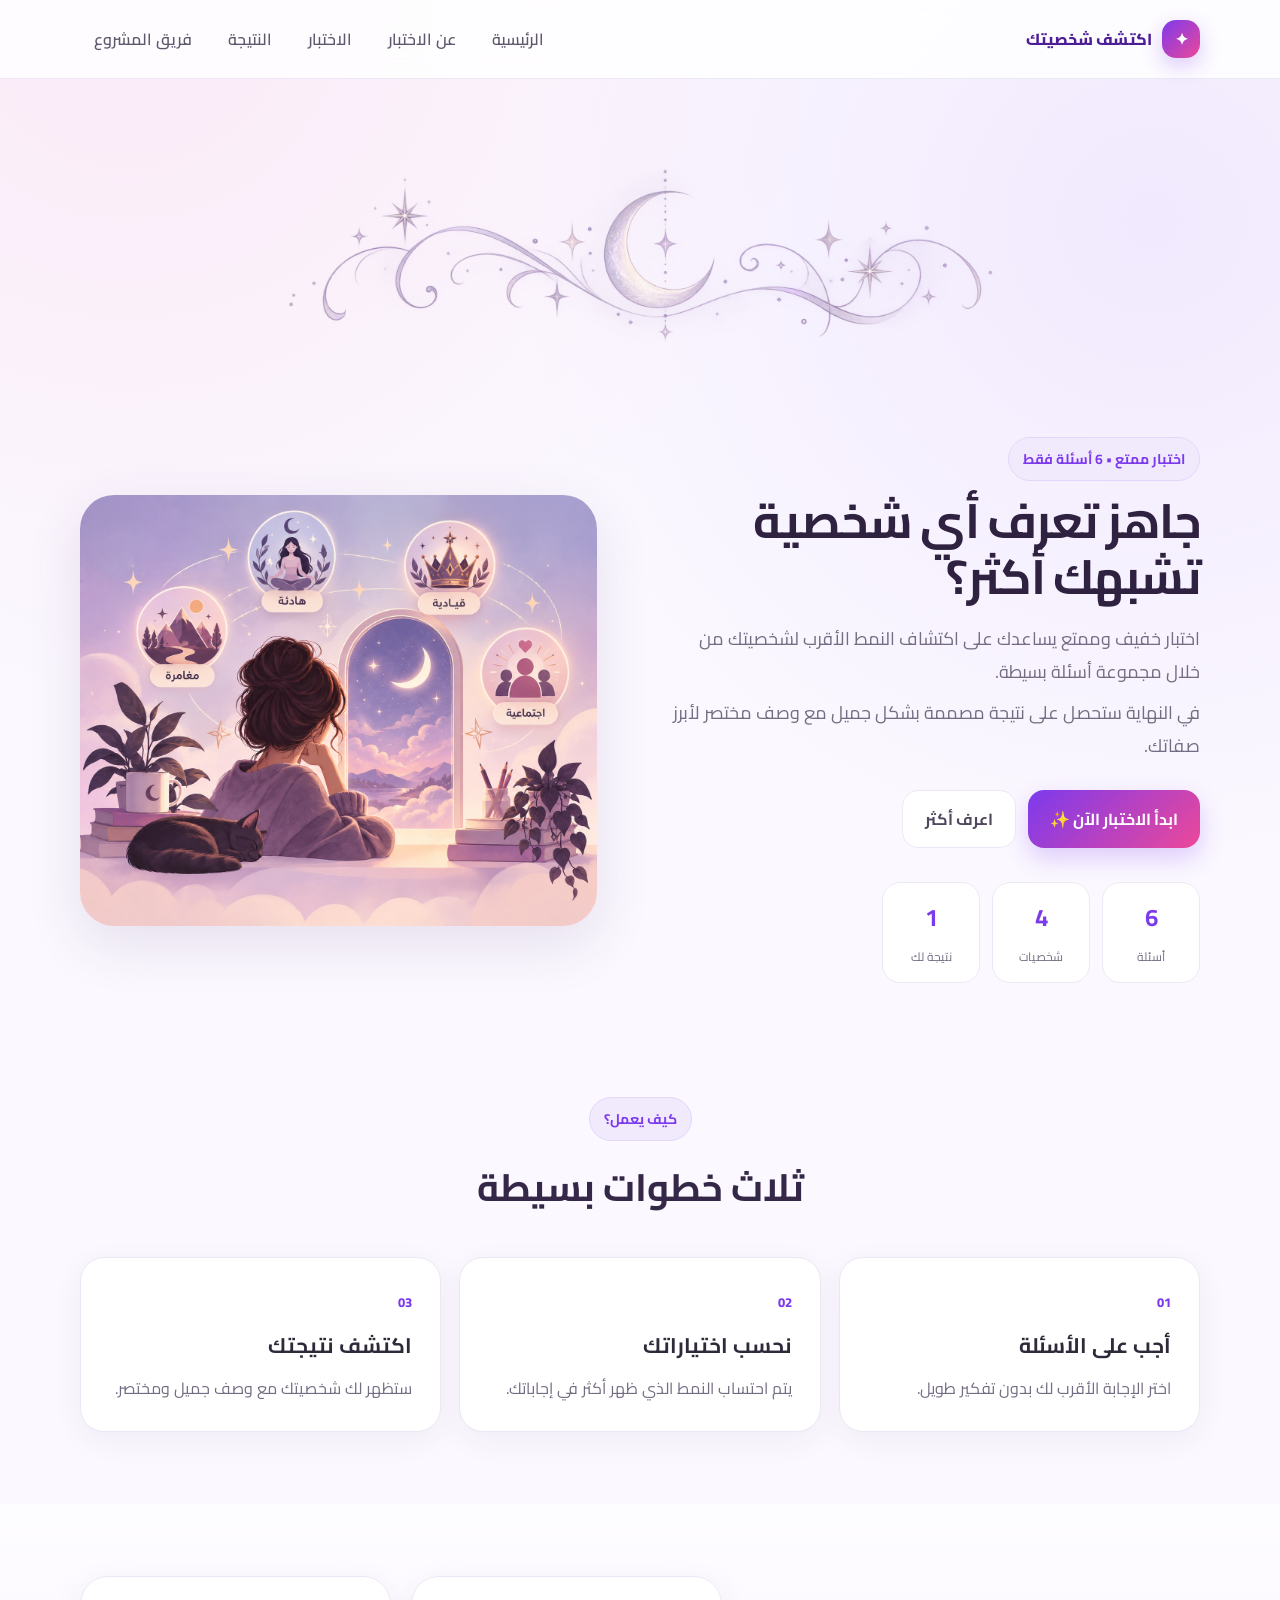
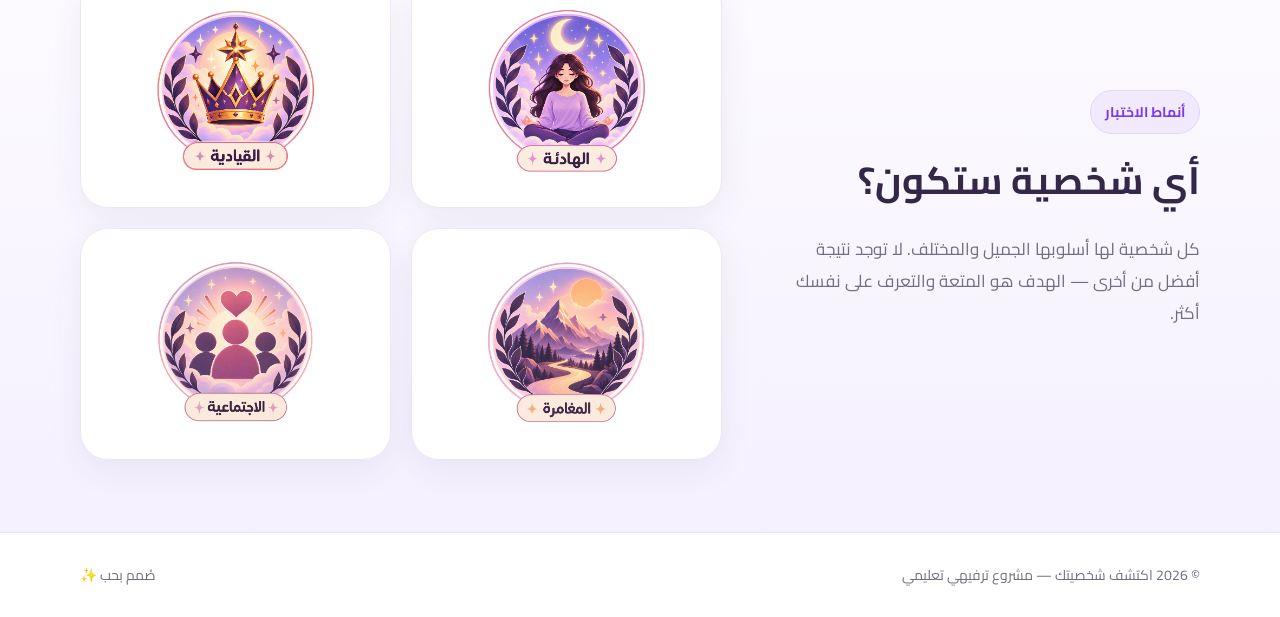
<file: index.html>
<!DOCTYPE html>
<html lang="ar" dir="rtl">
<head>
  <meta charset="UTF-8">
  <meta name="viewport" content="width=device-width, initial-scale=1.0">
  <title>اكتشف شخصيتك | الرئيسية</title>
  <link rel="stylesheet" href="style.css">
</head>
<body>

<header class="site-header">
  <div class="container nav-wrap">
    <a class="brand" href="index.html">
      <span class="brand-mark">✦</span>
      <span>اكتشف شخصيتك</span>
    </a>
    <button class="menu-toggle" aria-label="فتح القائمة">☰</button>
    <nav class="nav-links">
      <a href="index.html">الرئيسية</a>
      <a href="about.html">عن الاختبار</a>
      <a href="quiz.html">الاختبار</a>
      <a href="result.html">النتيجة</a>
      <a href="contact.html"> فريق المشروع</a>
    </nav>
  </div>
</header>

<main>
   
  <main>

    <div class="top-decoration">
        <img src="images/celestial.png"
             alt="زخرفة القمر والنجوم">
    </div>

    <section class="hero-section">
     
    <div class="container hero-grid">
      <div class="hero-copy reveal">
        <span class="eyebrow">اختبار ممتع • 6 أسئلة فقط</span>
        <h1>جاهز تعرف أي شخصية تشبهك أكثر؟</h1>
      
        <p>اختبار خفيف وممتع يساعدك على اكتشاف النمط الأقرب لشخصيتك من خلال مجموعة أسئلة بسيطة.</p>
        <p>في النهاية ستحصل على نتيجة مصممة بشكل جميل مع وصف مختصر لأبرز صفاتك.</p>
        <div class="hero-actions">
          <a class="btn btn-primary" href="quiz.html">ابدأ الاختبار الآن ✨</a>
          <a class="btn btn-ghost" href="about.html">اعرف أكثر</a>
        </div>
        <div class="mini-stats">
          <div><strong>6</strong><span>أسئلة</span></div>
          <div><strong>4</strong><span>شخصيات</span></div>
          <div><strong>1</strong><span>نتيجة لك</span></div>
        </div>
      </div>

     <div class="hero-art reveal delay-1">

    <img src="images/personality-hero.png"
         class="personality-hero-image"
         alt="أنماط اختبار الشخصية">

</div> 
    </div>
  </section>

  <section class="section">
    <div class="container">
      <div class="section-heading">
        <span class="eyebrow">كيف يعمل؟</span>
        <h2>ثلاث خطوات بسيطة</h2>
      </div>
      <div class="steps-grid">
        <article class="step-card"><span>01</span><h3>أجب على الأسئلة</h3><p>اختر الإجابة الأقرب لك بدون تفكير طويل.</p></article>
        <article class="step-card"><span>02</span><h3>نحسب اختياراتك</h3><p>يتم احتساب النمط الذي ظهر أكثر في إجاباتك.</p></article>
        <article class="step-card"><span>03</span><h3>اكتشف نتيجتك</h3><p>ستظهر لك شخصيتك مع وصف جميل ومختصر.</p></article>
      </div>
    </div>
  </section>

  <section class="section soft-section">
    <div class="container personalities-preview">
      <div class="preview-copy">
        <span class="eyebrow">أنماط الاختبار</span>
        <h2>أي شخصية ستكون؟</h2>
        <p>كل شخصية لها أسلوبها الجميل والمختلف. لا توجد نتيجة أفضل من أخرى — الهدف هو المتعة والتعرف على نفسك أكثر.</p>
      </div>
     <div class="personality-grid">

    <article class="personality-card">
        <img src="images/calm.PNG"
             class="personality-icon"
             alt="الشخصية الهادئة">
    </article>

    <article class="personality-card">
        <img src="images/leader.PNG"
             class="personality-icon"
             alt="الشخصية القيادية">
    </article>

    <article class="personality-card">
        <img src="images/adventure.PNG"
             class="personality-icon"
             alt="الشخصية المغامرة">
    </article>

    <article class="personality-card">
        <img src="images/social.PNG"
             class="personality-icon"
             alt="الشخصية الاجتماعية">
    </article>

</div>
    </div>
  </section>
</main>

<footer class="site-footer">
  <div class="container footer-inner">
    <p>© 2026 اكتشف شخصيتك — مشروع ترفيهي تعليمي</p>
    <span>صُمم بحب ✨</span>
  </div>
</footer>

<script src="script.js"></script>
</body>
</html>
</file>
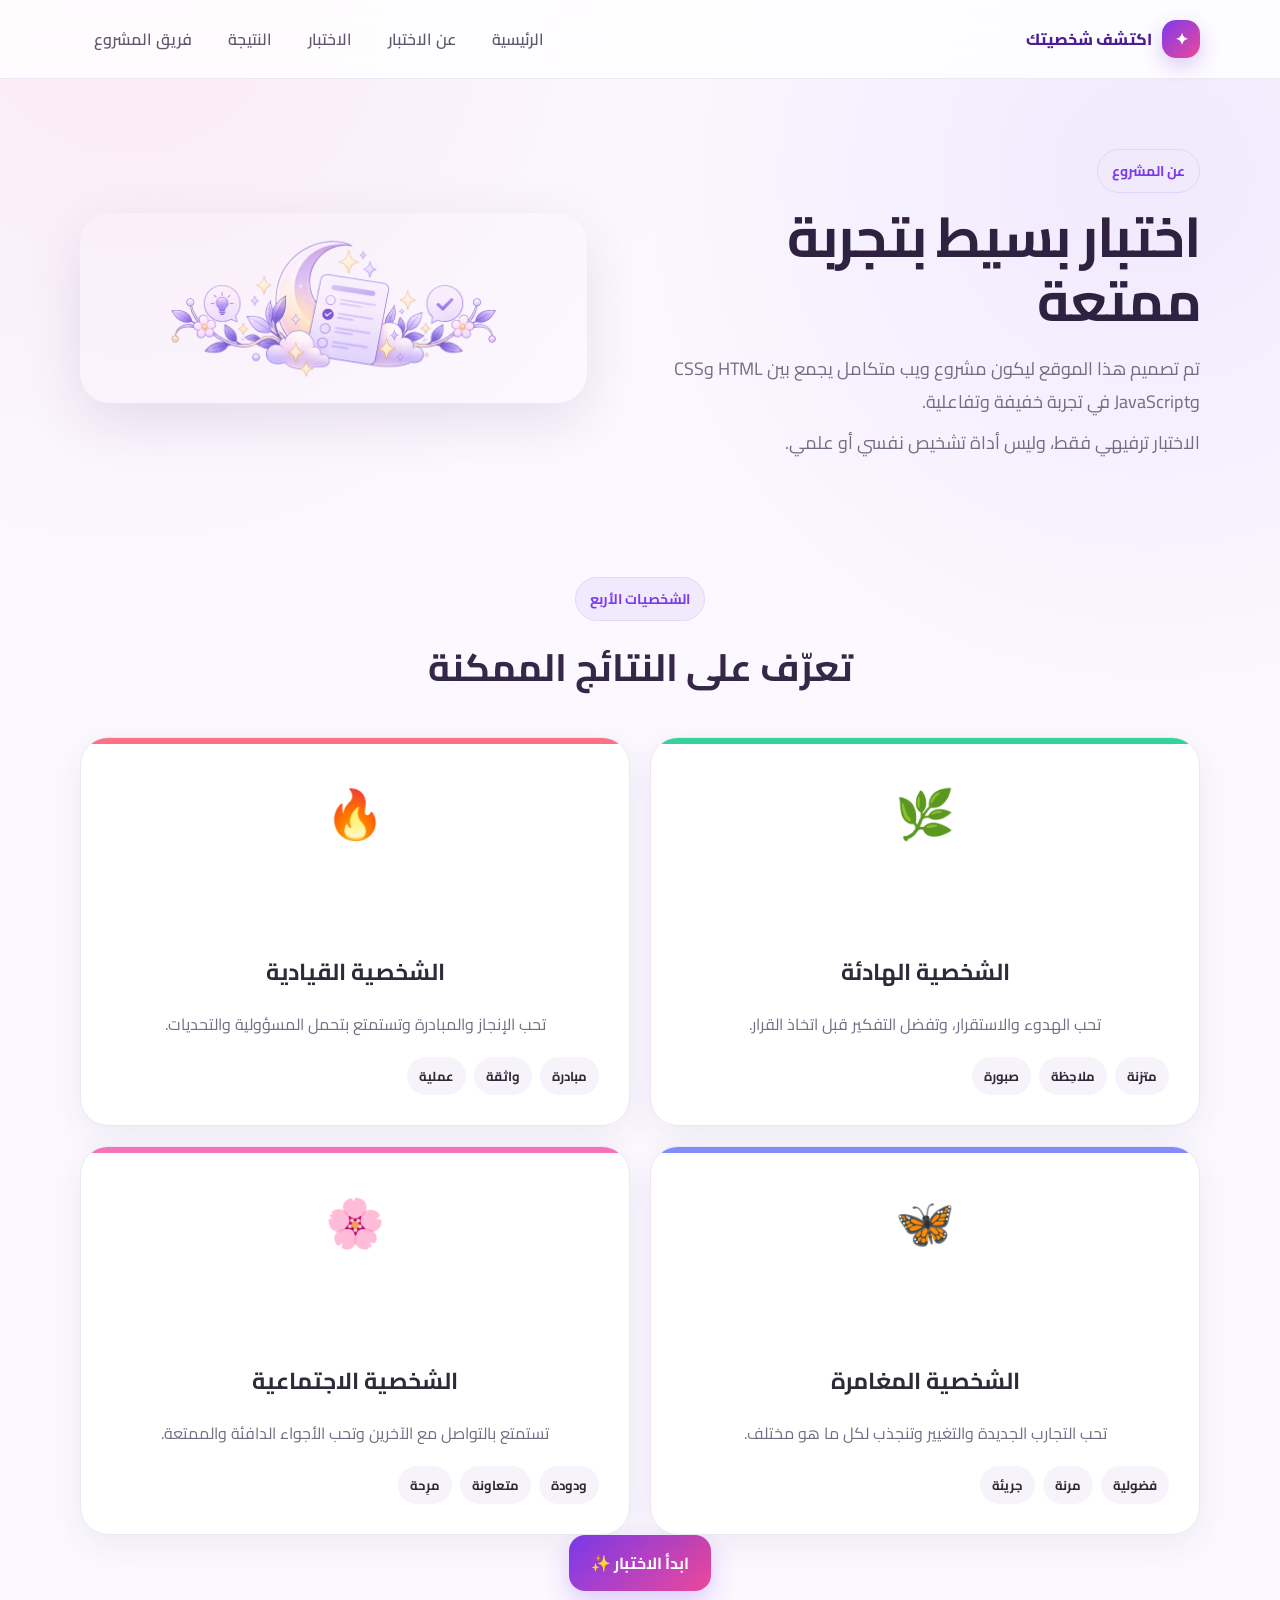
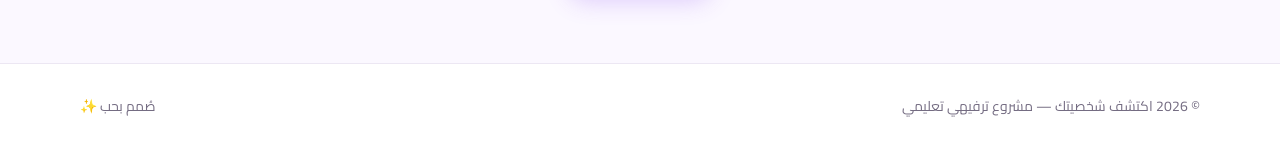
<file: about.html>
<!DOCTYPE html>
<html lang="ar" dir="rtl">
<head>
  <meta charset="UTF-8">
  <meta name="viewport" content="width=device-width, initial-scale=1.0">
  <title>اكتشف شخصيتك | عن الاختبار</title>
  <link rel="stylesheet" href="style.css">
</head>
<body>

<header class="site-header">
  <div class="container nav-wrap">
    <a class="brand" href="index.html">
      <span class="brand-mark">✦</span>
      <span>اكتشف شخصيتك</span>
    </a>
    <button class="menu-toggle" aria-label="فتح القائمة">☰</button>
    <nav class="nav-links">
      <a href="index.html">الرئيسية</a>
      <a href="about.html">عن الاختبار</a>
      <a href="quiz.html">الاختبار</a>
      <a href="result.html">النتيجة</a>
      <a href="contact.html"> فريق المشروع</a>
    </nav>
  </div>
</header>

<main>
  <section class="page-hero compact">
    <div class="container page-hero-grid">
      <div>
        <span class="eyebrow">عن المشروع</span>
        <h1>اختبار بسيط بتجربة ممتعة</h1>
        <p>تم تصميم هذا الموقع ليكون مشروع ويب متكامل يجمع بين HTML وCSS وJavaScript في تجربة خفيفة وتفاعلية.</p>
        <p>الاختبار ترفيهي فقط، وليس أداة تشخيص نفسي أو علمي.</p>
      </div>
      <img src="images/quiz-decoraion.PNG"
     alt="تصميم اختبار الشخصية"
     class="about-quiz-image">
    </div>
  </section>

  <section class="section">
    <div class="container">
      <div class="section-heading">
        <span class="eyebrow">الشخصيات الأربع</span>
        <h2>تعرّف على النتائج الممكنة</h2>
      </div>

      <div class="personality-grid">
        <article class="personality-card calm">
          <div class="personality-icon">🌿</div>
          <h3>الشخصية الهادئة</h3>
          <p>تحب الهدوء والاستقرار، وتفضل التفكير قبل اتخاذ القرار.</p>
          <ul><li>متزنة</li><li>ملاحِظة</li><li>صبورة</li></ul>
        </article>

        <article class="personality-card leader">
          <div class="personality-icon">🔥</div>
          <h3>الشخصية القيادية</h3>
          <p>تحب الإنجاز والمبادرة وتستمتع بتحمل المسؤولية والتحديات.</p>
          <ul><li>مبادرة</li><li>واثقة</li><li>عملية</li></ul>
        </article>

        <article class="personality-card adventure">
          <div class="personality-icon">🦋</div>
          <h3>الشخصية المغامرة</h3>
          <p>تحب التجارب الجديدة والتغيير وتنجذب لكل ما هو مختلف.</p>
          <ul><li>فضولية</li><li>مرنة</li><li>جريئة</li></ul>
        </article>

        <article class="personality-card social">
          <div class="personality-icon">🌸</div>
          <h3>الشخصية الاجتماعية</h3>
          <p>تستمتع بالتواصل مع الآخرين وتحب الأجواء الدافئة والممتعة.</p>
          <ul><li>ودودة</li><li>متعاونة</li><li>مرِحة</li></ul>
        </article>
      </div>

      <div class="center">
        <a class="btn btn-primary" href="quiz.html">ابدأ الاختبار ✨</a>
      </div>
    </div>
  </section>
</main>

<footer class="site-footer">
  <div class="container footer-inner">
    <p>© 2026 اكتشف شخصيتك — مشروع ترفيهي تعليمي</p>
    <span>صُمم بحب ✨</span>
  </div>
</footer>

<script src="script.js"></script>
</body>
</html>
</file>
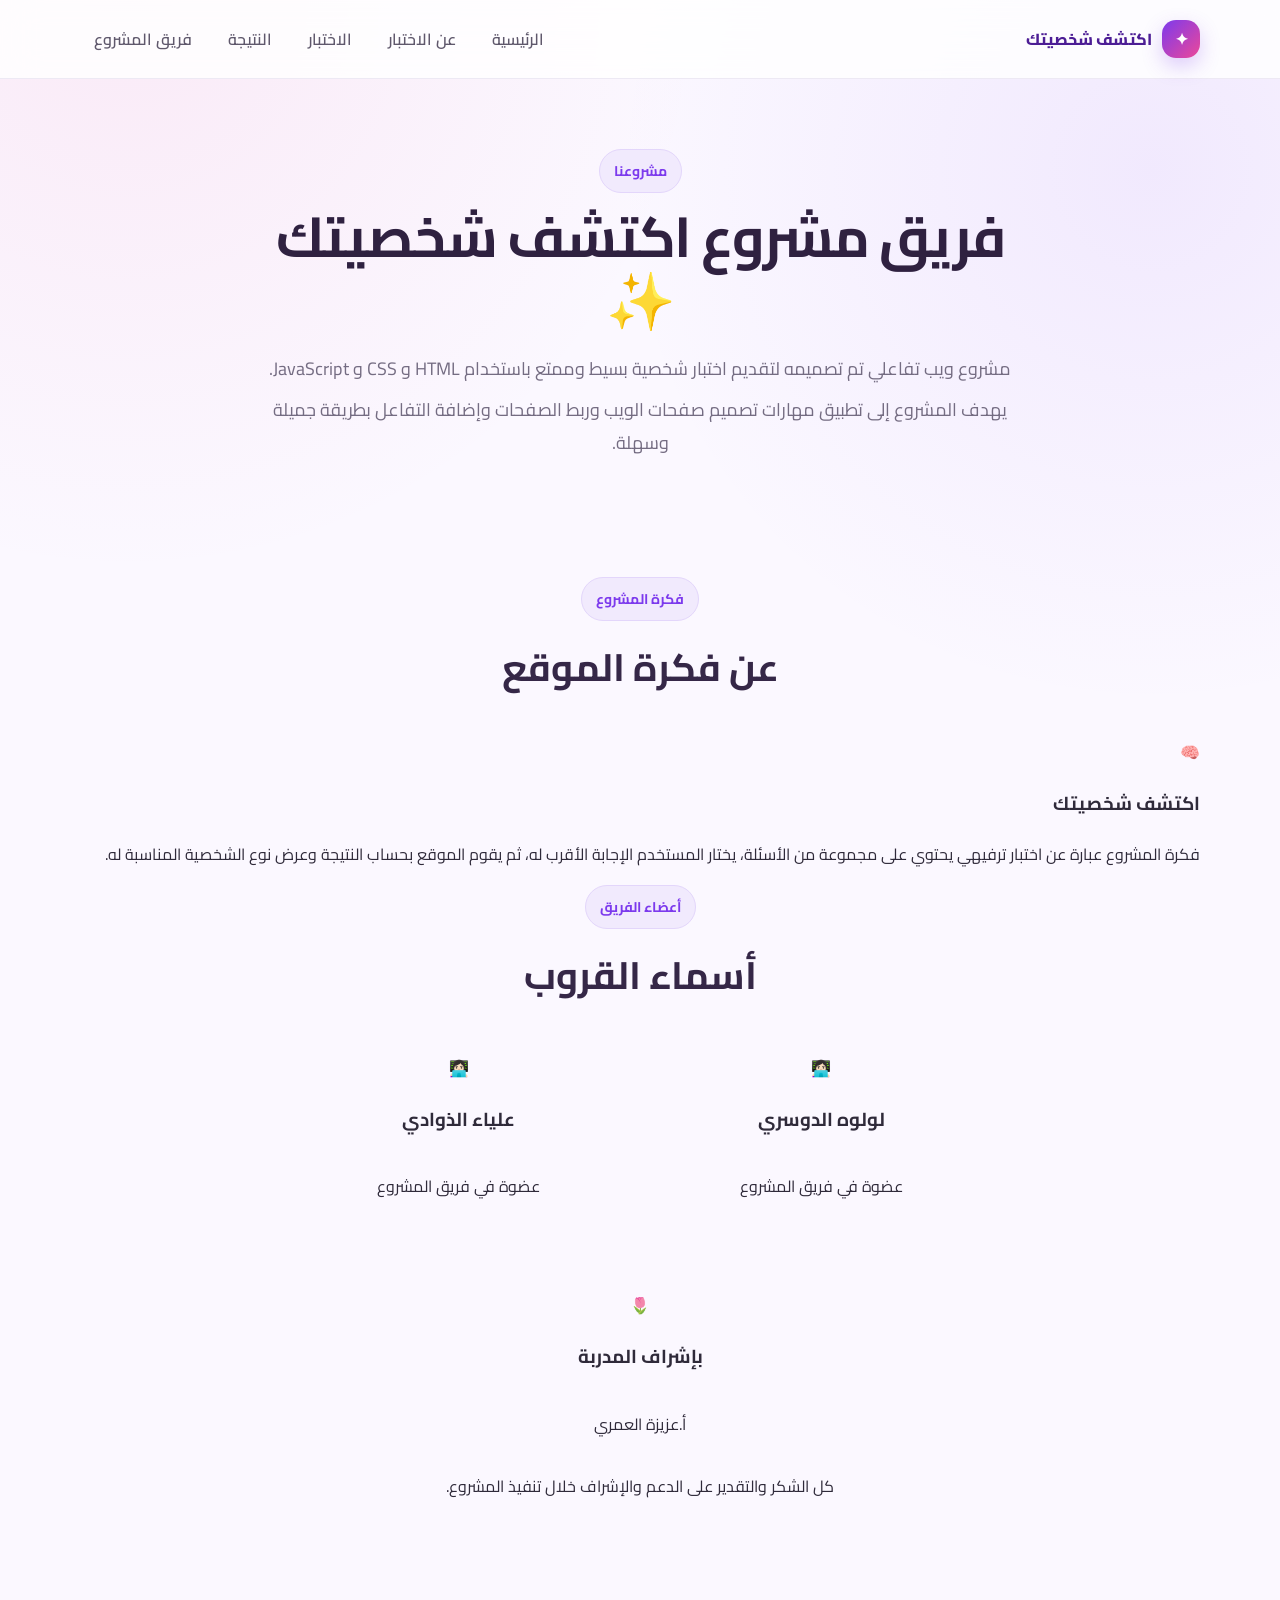
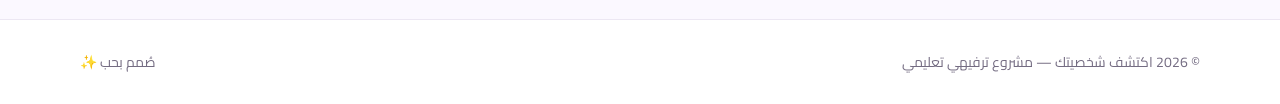
<file: contact.html>
<!DOCTYPE html>
<html lang="ar" dir="rtl">

<head>
    <meta charset="UTF-8">
    <meta name="viewport" content="width=device-width, initial-scale=1.0">

    <title>فريق المشروع</title>

    <link rel="stylesheet" href="style.css">
</head>

<body>

<header class="site-header">

    <div class="container nav-wrap">

        <a class="brand" href="index.html">

            <span class="brand-mark">
                ✦
            </span>

            <span>
                اكتشف شخصيتك
            </span>

        </a>

        <button class="menu-toggle">
            ☰
        </button>

        <nav class="nav-links">

            <a href="index.html">
                الرئيسية
            </a>

            <a href="about.html">
                عن الاختبار
            </a>

            <a href="quiz.html">
                الاختبار
            </a>

            <a href="result.html">
                النتيجة
            </a>

            <a href="contact.html">
                فريق المشروع
            </a>

        </nav>

    </div>

</header>


<main>

    <section class="page-hero compact">

        <div class="container narrow center">

            <span class="eyebrow">
                مشروعنا
            </span>

            <h1>
                فريق مشروع اكتشف شخصيتك ✨
            </h1>

            <p>
                مشروع ويب تفاعلي تم تصميمه لتقديم اختبار شخصية
                بسيط وممتع باستخدام HTML و CSS و JavaScript.
            </p>

            <p>
                يهدف المشروع إلى تطبيق مهارات تصميم صفحات الويب
                وربط الصفحات وإضافة التفاعل بطريقة جميلة وسهلة.
            </p>

        </div>

    </section>


    <section class="section">

        <div class="container">

            <div class="section-heading">

                <span class="eyebrow">
                    فكرة المشروع
                </span>

                <h2>
                    عن فكرة الموقع
                </h2>

            </div>


            <div class="project-info-card">

                <div class="project-icon">
                    🧠
                </div>

                <h3>
                    اكتشف شخصيتك
                </h3>

                <p>
                    فكرة المشروع عبارة عن اختبار ترفيهي يحتوي
                    على مجموعة من الأسئلة، يختار المستخدم الإجابة
                    الأقرب له، ثم يقوم الموقع بحساب النتيجة وعرض
                    نوع الشخصية المناسبة له.
                </p>

            </div>


            <div class="section-heading team-heading">

                <span class="eyebrow">
                    أعضاء الفريق
                </span>

                <h2>
                    أسماء القروب
                </h2>

            </div>


            <div class="team-grid">

                <div class="team-card">

                    <div class="team-avatar">
                        👩🏻‍💻
                    </div>

                    <h3>
                        لولوه الدوسري  
                    </h3>

                    <p>
                        عضوة في فريق المشروع
                    </p>

                </div>


                <div class="team-card">

                    <div class="team-avatar">
                        👩🏻‍💻
                    </div>

                    <h3>
                      علياء الذوادي  
                    </h3>

                    <p>
                        عضوة في فريق المشروع
                    </p>

                </div>

            <div class="supervisor-card">

                <span class="supervisor-icon">
                    🌷
                </span>

                <h3>
                    بإشراف المدربة
                </h3>

                <p class="supervisor-name">
                      أ.عزيزة العمري
                </p>

                <p>
                    كل الشكر والتقدير على الدعم والإشراف
                    خلال تنفيذ المشروع.
                </p>

            </div>

        </div>

    </section>

</main>


<footer class="site-footer">

    <div class="container footer-inner">

        <p>
            © 2026 اكتشف شخصيتك — مشروع ترفيهي تعليمي
        </p>

        <span>
            صُمم بحب ✨
        </span>

    </div>

</footer>


<script src="script.js"></script>

</body>

</html>
</file>
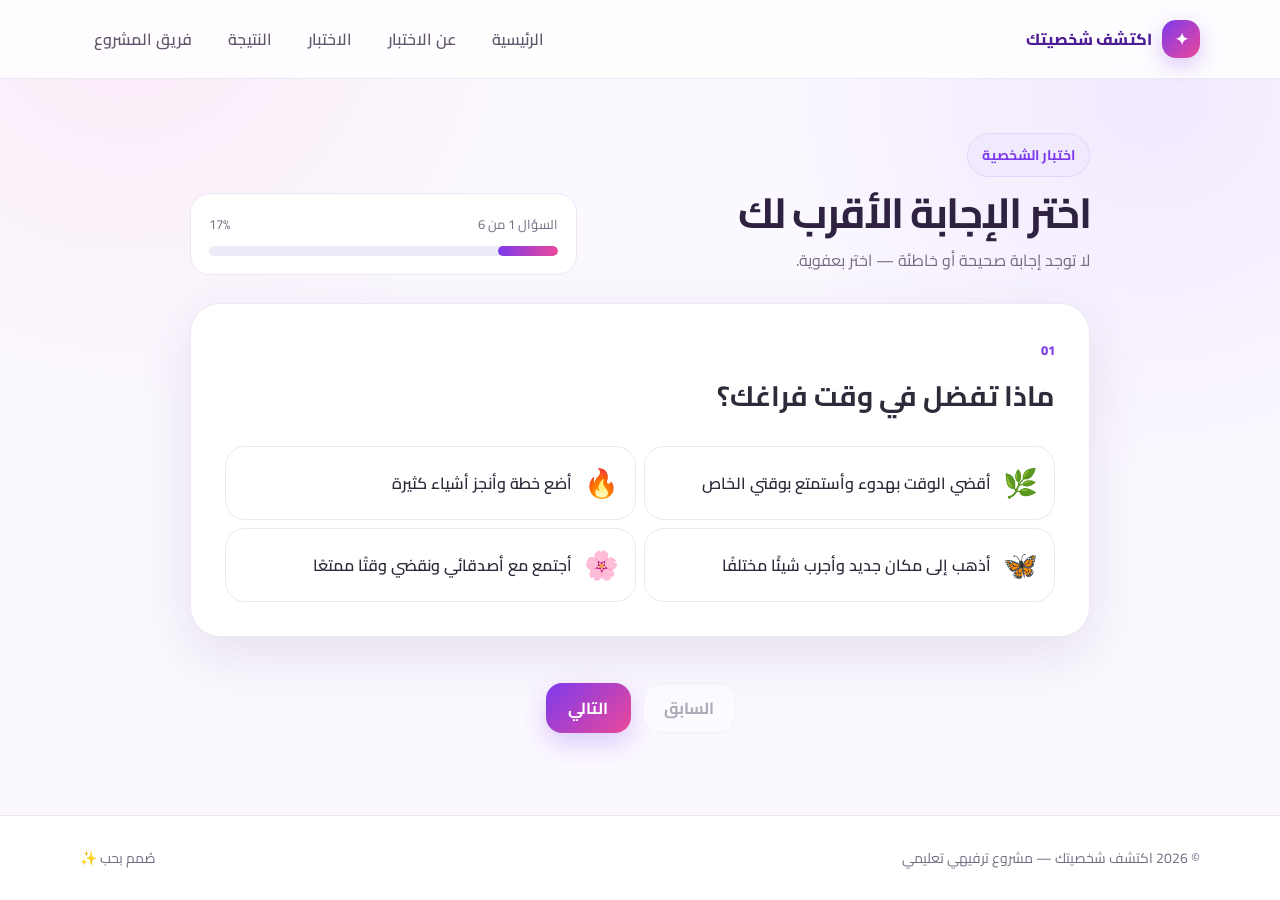
<file: quiz.html>
<!DOCTYPE html>
<html lang="ar" dir="rtl">
<head>
  <meta charset="UTF-8">
  <meta name="viewport" content="width=device-width, initial-scale=1.0">
  <title>اكتشف شخصيتك | الاختبار</title>
  <link rel="stylesheet" href="style.css">
</head>
<body>

<header class="site-header">
  <div class="container nav-wrap">
    <a class="brand" href="index.html">
      <span class="brand-mark">✦</span>
      <span>اكتشف شخصيتك</span>
    </a>
    <button class="menu-toggle" aria-label="فتح القائمة">☰</button>
    <nav class="nav-links">
      <a href="index.html">الرئيسية</a>
      <a href="about.html">عن الاختبار</a>
      <a href="quiz.html">الاختبار</a>
      <a href="result.html">النتيجة</a>
      <a href="contact.html">فريق المشروع </a>
    </nav>
  </div>
</header>

<main class="quiz-page">
  <section class="quiz-shell container">
    <div class="quiz-head">
      <div>
        <span class="eyebrow">اختبار الشخصية</span>
        <h1>اختر الإجابة الأقرب لك</h1>
        <p>لا توجد إجابة صحيحة أو خاطئة — اختر بعفوية.</p>
      </div>
      <div class="progress-wrap">
        <div class="progress-label"><span id="progressText">السؤال 1 من 6</span><span id="progressPercent">17%</span></div>
        <div class="progress-track"><div id="progressBar" class="progress-bar"></div></div>
      </div>
    </div>

    <form id="quizForm" class="quiz-form">
      <section class="question-card active" data-step="1">
        <div class="question-number">01</div>
        <h2>ماذا تفضل في وقت فراغك؟</h2>
        <div class="answer-grid">
          <label class="answer-option"><input type="radio" name="q1" value="calm"><span class="choice-icon">🌿</span><span>أقضي الوقت بهدوء وأستمتع بوقتي الخاص</span></label>
          <label class="answer-option"><input type="radio" name="q1" value="leader"><span class="choice-icon">🔥</span><span>أضع خطة وأنجز أشياء كثيرة</span></label>
          <label class="answer-option"><input type="radio" name="q1" value="adventure"><span class="choice-icon">🦋</span><span>أذهب إلى مكان جديد وأجرب شيئًا مختلفًا</span></label>
          <label class="answer-option"><input type="radio" name="q1" value="social"><span class="choice-icon">🌸</span><span>أجتمع مع أصدقائي ونقضي وقتًا ممتعًا</span></label>
        </div>
      </section>

      <section class="question-card" data-step="2">
        <div class="question-number">02</div>
        <h2>عندما تواجه مشكلة مفاجئة، ماذا تفعل؟</h2>
        <div class="answer-grid">
          <label class="answer-option"><input type="radio" name="q2" value="calm"><span class="choice-icon">🌿</span><span>أهدأ وأفكر قبل اتخاذ القرار</span></label>
          <label class="answer-option"><input type="radio" name="q2" value="leader"><span class="choice-icon">🔥</span><span>أتولى الأمر وأبحث عن الحل مباشرة</span></label>
          <label class="answer-option"><input type="radio" name="q2" value="adventure"><span class="choice-icon">🦋</span><span>أجرب طريقة جديدة وغير تقليدية</span></label>
          <label class="answer-option"><input type="radio" name="q2" value="social"><span class="choice-icon">🌸</span><span>أستشير شخصًا أثق به</span></label>
        </div>
      </section>

      <section class="question-card" data-step="3">
        <div class="question-number">03</div>
        <h2>أين تفضل قضاء الإجازة؟</h2>
        <div class="answer-grid">
          <label class="answer-option"><input type="radio" name="q3" value="calm"><span class="choice-icon">🌿</span><span>مكان هادئ وطبيعي</span></label>
          <label class="answer-option"><input type="radio" name="q3" value="leader"><span class="choice-icon">🔥</span><span>مكان مليء بالأنشطة والتحديات</span></label>
          <label class="answer-option"><input type="radio" name="q3" value="adventure"><span class="choice-icon">🦋</span><span>مكان جديد لم أزره من قبل</span></label>
          <label class="answer-option"><input type="radio" name="q3" value="social"><span class="choice-icon">🌸</span><span>مكان ممتع مع مجموعة من الأشخاص</span></label>
        </div>
      </section>

      <section class="question-card" data-step="4">
        <div class="question-number">04</div>
        <h2>كيف تتصرف في مشروع جماعي؟</h2>
        <div class="answer-grid">
          <label class="answer-option"><input type="radio" name="q4" value="calm"><span class="choice-icon">🌿</span><span>أساعد في تنظيم العمل بهدوء</span></label>
          <label class="answer-option"><input type="radio" name="q4" value="leader"><span class="choice-icon">🔥</span><span>أتولى القيادة وتوزيع المهام</span></label>
          <label class="answer-option"><input type="radio" name="q4" value="adventure"><span class="choice-icon">🦋</span><span>أقترح أفكارًا جديدة ومختلفة</span></label>
          <label class="answer-option"><input type="radio" name="q4" value="social"><span class="choice-icon">🌸</span><span>أحرص على أن يعمل الجميع معًا</span></label>
        </div>
      </section>

      <section class="question-card" data-step="5">
        <div class="question-number">05</div>
        <h2>ما أكثر شيء يجذبك؟</h2>
        <div class="answer-grid">
          <label class="answer-option"><input type="radio" name="q5" value="calm"><span class="choice-icon">🌿</span><span>الهدوء والاستقرار</span></label>
          <label class="answer-option"><input type="radio" name="q5" value="leader"><span class="choice-icon">🔥</span><span>النجاح والإنجاز</span></label>
          <label class="answer-option"><input type="radio" name="q5" value="adventure"><span class="choice-icon">🦋</span><span>المغامرة والتجارب الجديدة</span></label>
          <label class="answer-option"><input type="radio" name="q5" value="social"><span class="choice-icon">🌸</span><span>العلاقات والمرح</span></label>
        </div>
      </section>

      <section class="question-card" data-step="6">
        <div class="question-number">06</div>
        <h2>لو أتيحت لك فرصة تجربة شيء جديد تمامًا؟</h2>
        <div class="answer-grid">
          <label class="answer-option"><input type="radio" name="q6" value="calm"><span class="choice-icon">🌿</span><span>أفكر فيها جيدًا أولًا</span></label>
          <label class="answer-option"><input type="radio" name="q6" value="leader"><span class="choice-icon">🔥</span><span>أبدأ فورًا وأرى ماذا يحدث</span></label>
          <label class="answer-option"><input type="radio" name="q6" value="adventure"><span class="choice-icon">🦋</span><span>بالتأكيد! أحب تجربة الأشياء الجديدة</span></label>
          <label class="answer-option"><input type="radio" name="q6" value="social"><span class="choice-icon">🌸</span><span>أجربها مع شخص أحبه</span></label>
        </div>
      </section>

      <div id="quizError" class="quiz-error"></div>
      <div class="quiz-nav">
        <button type="button" id="prevBtn" class="btn btn-ghost" disabled>السابق</button>
        <button type="button" id="nextBtn" class="btn btn-primary">التالي</button>
        <button type="submit" id="submitBtn" class="btn btn-primary hidden">عرض النتيجة ✨</button>
      </div>
    </form>
  </section>
</main>

<footer class="site-footer">
  <div class="container footer-inner">
    <p>© 2026 اكتشف شخصيتك — مشروع ترفيهي تعليمي</p>
    <span>صُمم بحب ✨</span>
  </div>
</footer>

<script src="script.js"></script>
</body>
</html>
</file>
<file: style.css>
@import url('https://fonts.googleapis.com/css2?family=Cairo:wght@400;500;600;700;800&display=swap');

:root{
  --bg:#fbf8ff;
  --surface:#ffffff;
  --text:#2f2a3a;
  --muted:#746c82;
  --primary:#7c3aed;
  --primary-2:#ec4899;
  --line:#ece7f3;
  --shadow:0 18px 55px rgba(77,53,106,.12);
  --radius:28px;
}
*{box-sizing:border-box}
html{scroll-behavior:smooth}
body{
  margin:0;
  font-family:"Cairo",Arial,sans-serif;
  color:var(--text);
  background:
    radial-gradient(circle at 10% 0%, rgba(236,72,153,.08), transparent 28%),
    radial-gradient(circle at 90% 10%, rgba(124,58,237,.08), transparent 28%),
    var(--bg);
  min-height:100vh;
  display:flex;
  flex-direction:column;
}
img{max-width:100%;display:block}
a{text-decoration:none;color:inherit}
button,input,textarea{font:inherit}
.container{width:min(1120px,92%);margin:auto}
.narrow{max-width:760px}
.center{text-align:center}

.site-header{
  position:sticky;top:0;z-index:50;
  background:rgba(255,255,255,.82);
  backdrop-filter:blur(18px);
  border-bottom:1px solid rgba(236,231,243,.9)
}
.nav-wrap{min-height:78px;display:flex;align-items:center;justify-content:space-between;gap:24px}
.brand{display:flex;align-items:center;gap:10px;font-weight:800;color:#4c1d95}
.brand-mark{
  width:38px;height:38px;border-radius:14px;
  display:grid;place-items:center;color:white;
  background:linear-gradient(135deg,var(--primary),var(--primary-2));
  box-shadow:0 8px 20px rgba(124,58,237,.25)
}
.nav-links{display:flex;align-items:center;gap:8px}
.nav-links a{padding:10px 14px;border-radius:12px;color:#5f586c;font-weight:600;transition:.25s}
.nav-links a:hover{background:#f5f0ff;color:var(--primary)}
.menu-toggle{display:none;border:0;background:#f5f0ff;border-radius:12px;padding:8px 12px;font-size:22px}

.hero-section{padding:76px 0 42px}
.hero-grid{display:grid;grid-template-columns:1.02fr .98fr;gap:64px;align-items:center}
.hero-copy h1,.page-hero h1,.quiz-head h1{
  margin:12px 0 18px;
  font-size:clamp(38px,5vw,68px);
  line-height:1.15;
  letter-spacing:-1.5px;
  color:#2f2140
}
.hero-copy p,.page-hero p{font-size:18px;color:var(--muted);margin:8px 0}
.eyebrow{
  display:inline-flex;align-items:center;gap:8px;
  color:var(--primary);background:#f1eafd;
  border:1px solid #e3d6fb;
  padding:8px 14px;border-radius:999px;font-weight:700;font-size:14px
}
.hero-actions{display:flex;gap:12px;flex-wrap:wrap;margin-top:28px}
.btn{
  border:0;cursor:pointer;border-radius:16px;padding:13px 22px;
  font-weight:700;display:inline-flex;align-items:center;justify-content:center;
  transition:.25s;min-height:50px
}
.btn-primary{
  color:white;background:linear-gradient(135deg,var(--primary),var(--primary-2));
  box-shadow:0 10px 24px rgba(124,58,237,.24)
}
.btn-primary:hover{transform:translateY(-2px);box-shadow:0 14px 30px rgba(124,58,237,.3)}
.btn-ghost{background:white;color:#51475e;border:1px solid var(--line)}
.btn-ghost:hover{background:#faf7ff;transform:translateY(-2px)}
.btn:disabled{opacity:.45;cursor:not-allowed;transform:none}
.full{width:100%}

.hero-art{position:relative}
.hero-art img{border-radius:34px;box-shadow:var(--shadow)}
.floating-chip{
  position:absolute;z-index:2;background:white;padding:10px 16px;border-radius:999px;
  box-shadow:0 10px 25px rgba(70,45,98,.14);font-weight:700;font-size:14px
}
.chip-one{top:7%;right:-2%}.chip-two{top:23%;left:-4%}.chip-three{bottom:18%;right:-4%}.chip-four{bottom:4%;left:8%}

.mini-stats{display:flex;gap:12px;margin-top:34px;flex-wrap:wrap}
.mini-stats div{
  min-width:98px;background:white;border:1px solid var(--line);
  border-radius:18px;padding:12px 16px;text-align:center
}
.mini-stats strong{display:block;font-size:24px;color:var(--primary)}
.mini-stats span{font-size:12px;color:var(--muted)}

.section{padding:72px 0}
.soft-section{background:linear-gradient(180deg,rgba(255,255,255,.6),rgba(243,238,255,.8))}
.section-heading{text-align:center;margin-bottom:34px}
.section-heading h2,.preview-copy h2{font-size:38px;margin:10px 0;color:#352747}
.steps-grid{display:grid;grid-template-columns:repeat(3,1fr);gap:18px}
.step-card{
  background:white;border:1px solid var(--line);border-radius:24px;padding:28px;
  box-shadow:0 8px 30px rgba(78,59,102,.06)
}
.step-card span{font-size:13px;font-weight:800;color:var(--primary)}
.step-card h3{margin:10px 0 8px;font-size:21px}
.step-card p{margin:0;color:var(--muted)}

.personalities-preview{display:grid;grid-template-columns:.8fr 1.2fr;gap:50px;align-items:center}
.preview-copy p{color:var(--muted);font-size:17px}
.preview-grid{display:grid;grid-template-columns:repeat(2,1fr);gap:16px}
.mini-card{
  background:white;border-radius:24px;padding:24px;min-height:145px;
  display:flex;flex-direction:column;justify-content:center;align-items:center;
  box-shadow:0 10px 30px rgba(77,56,104,.07);border:1px solid var(--line)
}
.mini-card span{font-size:42px}.mini-card b{margin-top:8px}
.mini-card.calm{background:linear-gradient(180deg,#fff,#f1fff6)}
.mini-card.leader{background:linear-gradient(180deg,#fff,#fff4ef)}
.mini-card.adventure{background:linear-gradient(180deg,#fff,#f2f5ff)}
.mini-card.social{background:linear-gradient(180deg,#fff,#fff2f8)}

.page-hero{padding:70px 0 38px}
.page-hero.compact h1{font-size:clamp(36px,4.5vw,56px)}
.page-hero-grid{display:grid;grid-template-columns:1fr .9fr;gap:50px;align-items:center}
.page-hero-grid img{border-radius:30px;box-shadow:var(--shadow)}

.personality-grid{display:grid;grid-template-columns:repeat(2,1fr);gap:20px}
.personality-card{
  background:white;border:1px solid var(--line);border-radius:28px;padding:30px;
  box-shadow:0 10px 34px rgba(71,52,95,.07);position:relative;overflow:hidden
}
.personality-card:before{content:"";position:absolute;inset:0 0 auto 0;height:6px}
.personality-card.calm:before{background:#34d399}
.personality-card.leader:before{background:#fb7185}
.personality-card.adventure:before{background:#818cf8}
.personality-card.social:before{background:#f472b6}
.personality-icon{font-size:48px}
.personality-card h3{font-size:23px;margin:12px 0 8px}
.personality-card p{color:var(--muted)}
.personality-card ul{display:flex;gap:8px;list-style:none;padding:0;margin:18px 0 0;flex-wrap:wrap}
.personality-card li{background:#f7f3fb;border-radius:999px;padding:7px 12px;font-size:13px;font-weight:700}

.quiz-page{padding:54px 0 80px}
.quiz-shell{max-width:900px}
.quiz-head{display:grid;grid-template-columns:1fr .8fr;gap:30px;align-items:end;margin-bottom:28px}
.quiz-head h1{font-size:42px;margin-bottom:8px}
.quiz-head p{color:var(--muted);margin:0}
.progress-wrap{background:white;border:1px solid var(--line);border-radius:20px;padding:18px}
.progress-label{display:flex;justify-content:space-between;font-size:13px;color:var(--muted);margin-bottom:10px}
.progress-track{height:10px;background:#eee9f6;border-radius:999px;overflow:hidden}
.progress-bar{height:100%;width:16.67%;border-radius:999px;background:linear-gradient(90deg,var(--primary),var(--primary-2));transition:.35s}

.question-card{
  display:none;background:white;border:1px solid var(--line);border-radius:30px;padding:34px;
  box-shadow:var(--shadow);animation:fadeUp .35s ease
}
.question-card.active{display:block}
.question-number{font-size:13px;font-weight:800;color:var(--primary);margin-bottom:8px}
.question-card h2{font-size:28px;margin:0 0 24px}
.answer-grid{display:grid;grid-template-columns:1fr 1fr;gap:14px}
.answer-option{
  position:relative;display:flex;align-items:center;gap:12px;min-height:84px;
  border:1.5px solid var(--line);border-radius:20px;padding:16px 18px;cursor:pointer;
  background:#fff;transition:.2s;font-weight:600
}
.answer-option:hover{border-color:#c4b5fd;background:#fbf9ff;transform:translateY(-1px)}
.answer-option input{position:absolute;opacity:0}
.answer-option:has(input:checked){
  border-color:var(--primary);background:#f6f1ff;
  box-shadow:0 0 0 4px rgba(124,58,237,.08)
}
.choice-icon{font-size:28px}
.quiz-nav{display:flex;justify-content:space-between;gap:12px;margin-top:20px}
.hidden{display:none!important}
.quiz-error{min-height:24px;color:#c2415d;font-weight:700;margin-top:12px}

.result-page{padding:70px 0}
.result-shell{max-width:760px}
.result-card{
  position:relative;text-align:center;background:white;border:1px solid var(--line);
  border-radius:36px;padding:54px 40px;box-shadow:var(--shadow);overflow:hidden
}
.result-card:before{
  content:"";position:absolute;inset:-100px auto auto -100px;width:260px;height:260px;
  border-radius:50%;background:rgba(124,58,237,.08)
}
.result-badge{display:inline-block;background:#f2eaff;color:var(--primary);padding:8px 14px;border-radius:999px;font-weight:800}
.result-icon{font-size:86px;margin:18px 0 6px}
.result-card h1{font-size:38px;margin:0 0 12px;color:#33263f}
.result-card>p{color:var(--muted);font-size:18px;max-width:580px;margin:0 auto}
.traits{display:flex;justify-content:center;gap:10px;flex-wrap:wrap;margin-top:24px}
.traits span{padding:9px 14px;background:#f7f4fb;border-radius:999px;font-weight:700}
.result-note{margin:28px auto 0;background:#fff8e8;color:#7c5a18;border-radius:16px;padding:12px 16px;font-size:13px}
.result-actions{display:flex;justify-content:center;gap:12px;flex-wrap:wrap;margin-top:26px}

.contact-hero{padding-bottom:15px}
.contact-form{
  max-width:780px;margin:auto;background:white;border:1px solid var(--line);
  border-radius:30px;padding:34px;box-shadow:var(--shadow)
}
.form-row{display:grid;grid-template-columns:1fr 1fr;gap:16px}
.field{display:flex;flex-direction:column;gap:8px;margin-bottom:18px}
.field label{font-weight:700}
.field input,.field textarea{
  width:100%;border:1.5px solid #e7e1ee;border-radius:16px;padding:14px 16px;
  outline:none;background:#fdfcff;transition:.2s
}
.field input:focus,.field textarea:focus{border-color:var(--primary);box-shadow:0 0 0 4px rgba(124,58,237,.08)}
.success-message{text-align:center;color:#147a4f;font-weight:700;margin-top:14px}

.site-footer{margin-top:auto;border-top:1px solid var(--line);background:#fff}
.footer-inner{min-height:84px;display:flex;justify-content:space-between;align-items:center;color:var(--muted);font-size:14px}

.reveal{animation:fadeUp .6s ease both}.delay-1{animation-delay:.12s}
@keyframes fadeUp{from{opacity:0;transform:translateY(18px)}to{opacity:1;transform:none}}

@media(max-width:850px){
  .hero-grid,.page-hero-grid,.personalities-preview,.quiz-head{grid-template-columns:1fr}
  .hero-art{max-width:650px;margin:auto}
  .steps-grid{grid-template-columns:1fr}
  .hero-section{padding-top:46px}
  .answer-grid{grid-template-columns:1fr}
}
@media(max-width:700px){
  .menu-toggle{display:block}
  .nav-links{
    display:none;position:absolute;top:70px;right:4%;left:4%;
    background:white;border:1px solid var(--line);border-radius:18px;padding:12px;
    box-shadow:var(--shadow);flex-direction:column;align-items:stretch
  }
  .nav-links.open{display:flex}
  .personality-grid,.preview-grid,.form-row{grid-template-columns:1fr}
  .floating-chip{display:none}
  .question-card{padding:24px 18px}
  .question-card h2{font-size:23px}
  .quiz-nav{flex-wrap:wrap}
  .quiz-nav .btn{flex:1}
  .footer-inner{flex-direction:column;justify-content:center;gap:4px;text-align:center}
}

.hero-copy h1 {
    font-size: 48px;
}

/* زخرفة القمر والنجوم أعلى الصفحة */

.top-decoration {
    width: 100%;
    display: flex;
    justify-content: center;
    align-items: center;

    padding-top: 15px;
    margin-bottom: -45px;

    position: relative;
    z-index: 2;

    overflow: hidden;
}

.top-decoration img {
    width: 750px;       /* أكبر وأعرض */
    max-width: 90%;     /* مناسبة لحجم الشاشة */

    height: auto;

    display: block;

    opacity: 0.55;      /* شفافية خفيفة */
}

/* الصورة الجديدة بدلاً من الشكل القديم */

.personality-hero-image {
    width: 100%;
    max-width: 600px;
    height: auto;

    display: block;
    margin: 0 auto;

    border-radius: 30px;

    object-fit: cover;

    box-shadow:
        0 18px 45px rgba(77, 53, 106, 0.12);
}


.personality-icon {
    width: 170px;
    height: 170px;
    object-fit: contain;
    display: block;
    margin: auto;
}

.personality-card {
    text-align: center;
}

.result-image {
    width: 260px;
    height: 260px;
    object-fit: contain;
    display: block;
    margin: 15px auto 25px;
}

/* تصغير مستطيلات الإجابات */
.answer-option {
    padding: 10px 16px;
    min-height: 48px;
}

/* تقليل المسافات بين الإجابات */
.answer-grid {
    gap: 8px;
}

/* تقريب السابق والتالي من صندوق الأسئلة */
.quiz-nav {
    margin-top: 10px;
    display: flex;
    justify-content: center;
    gap: 12px;
}

/* تصغير أزرار السابق والتالي */
.quiz-nav .btn {
    padding: 9px 20px;
    min-width: 85px;
}

/* ترتيب أسماء القروب جنب بعض */
.team-grid {
    display: grid;
    grid-template-columns: repeat(2, 1fr);
    gap: 25px;

    max-width: 800px;
    margin: 30px auto 0;
}

/* توحيد حجم بطاقات الأسماء */
.team-card {
    min-height: 180px;

    display: flex;
    flex-direction: column;
    align-items: center;
    justify-content: center;

    text-align: center;
}

/* إشراف المدربة تحت القروب وفي المنتصف */
.supervisor-card {
    max-width: 520px;
    margin: 45px auto 0;

    text-align: center;
}

/* عنوان أسماء القروب في المنتصف */
.team-heading {
    text-align: center;
}


/* ترتيب عضوات القروب بجانب بعض */
.team-grid {
    display: grid;
    grid-template-columns: repeat(2, 1fr);
    gap: 25px;
    max-width: 700px;
    margin: 30px auto;
}

/* إشراف المدربة في منتصف الصفحة */
.supervisor-card {
    width: min(450px, 90%);
    margin: 40px auto 0 !important;

    text-align: center;

    display: flex;
    flex-direction: column;
    align-items: center;
    justify-content: center;

    grid-column: 1 / -1;
    justify-self: center;
}

.supervisor-card h3,
.supervisor-card p {
    text-align: center;
    margin-left: auto;
    margin-right: auto;
}
</file>
